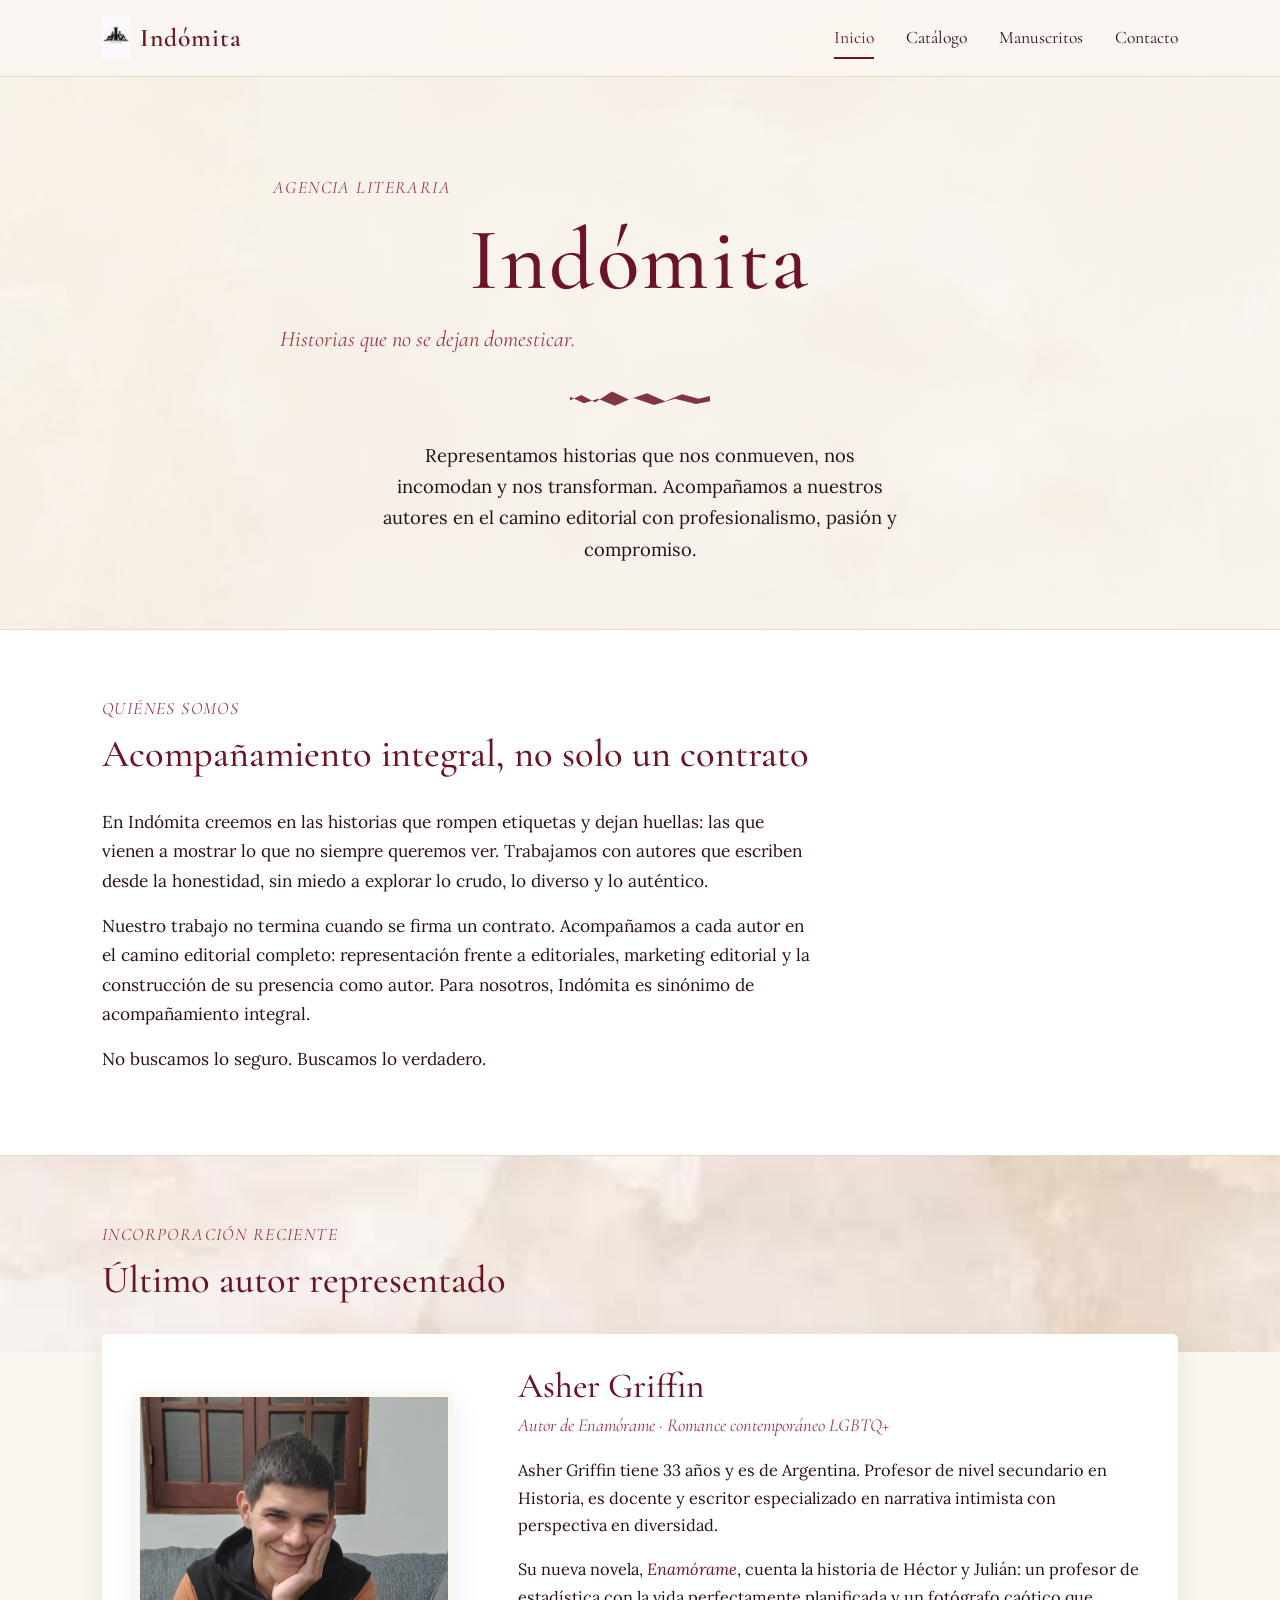
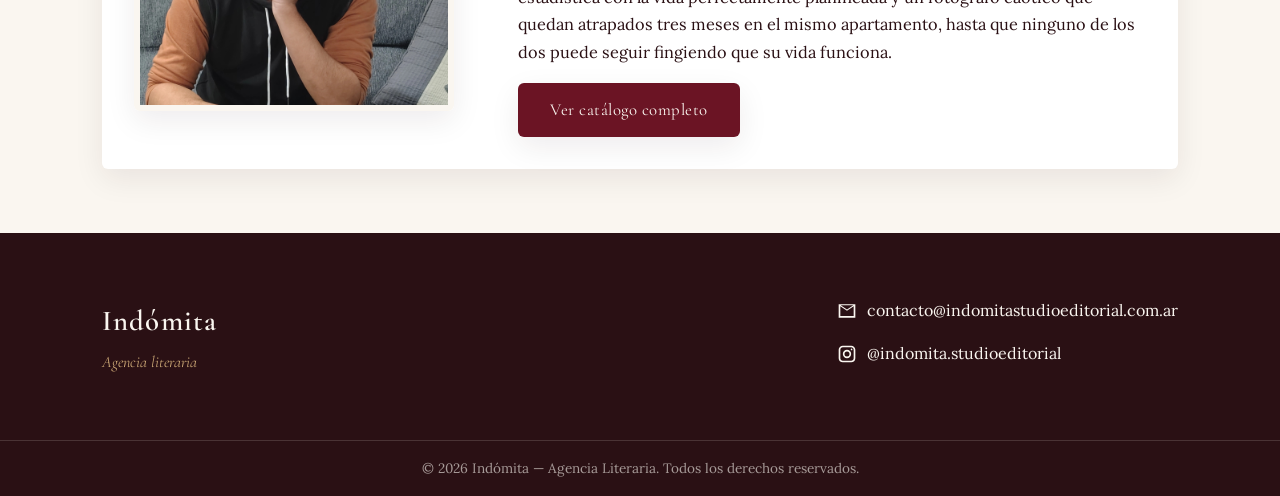
<file: index.html>
<!DOCTYPE html>
<html lang="es">
<head>
  <meta charset="UTF-8">
  <meta name="viewport" content="width=device-width, initial-scale=1.0">
  <title>Indómita — Agencia Literaria</title>
  <meta name="description" content="Indómita, agencia literaria. Representamos historias que nos conmueven, nos incomodan y nos transforman.">

  <link rel="preconnect" href="https://fonts.googleapis.com">
  <link rel="preconnect" href="https://fonts.gstatic.com" crossorigin>
  <link href="https://fonts.googleapis.com/css2?family=Cormorant+Garamond:ital,wght@0,400;0,500;0,600;1,400;1,500&family=Lora:ital,wght@0,400;0,500;1,400&display=swap" rel="stylesheet">

  <link rel="stylesheet" href="style.css">
</head>
<body>

  <!-- ===================== HEADER ===================== -->
  <header class="site-header">
    <div class="container site-header__inner">
      <a href="index.html" class="brand">
        <img src="logo.png" alt="Indómita" class="brand__logo">
        <span class="brand__name">Indómita</span>
      </a>

      <button class="nav-toggle" id="navToggle" aria-label="Abrir menú" aria-expanded="false">
        <span></span><span></span><span></span>
      </button>

      <nav class="nav" id="siteNav">
        <a href="index.html" class="nav__link is-active">Inicio</a>
        <a href="catalogo.html" class="nav__link">Catálogo</a>
        <a href="manuscritos.html" class="nav__link">Manuscritos</a>
        <a href="contacto.html" class="nav__link">Contacto</a>
      </nav>
    </div>
  </header>

  <main>

    <!-- ===================== HERO ===================== -->
    <section class="hero">
      <div class="container hero__inner">
        <p class="eyebrow">Agencia literaria</p>
        <h1 class="hero__title">Indómita</h1>
        <p class="hero__tagline">Historias que no se dejan domesticar.</p>
        <div class="ink-stroke" aria-hidden="true"></div>
        <p class="hero__lede">
          Representamos historias que nos conmueven, nos incomodan y nos
          transforman. Acompañamos a nuestros autores en el camino editorial
          con profesionalismo, pasión y compromiso.
        </p>
      </div>
    </section>

    <!-- ===================== QUIÉNES SOMOS ===================== -->
    <section class="section section--somos">
      <div class="container">
        <p class="eyebrow">Quiénes somos</p>
        <h2 class="section__title">Acompañamiento integral, no solo un contrato</h2>

        <div class="somos__grid">
          <div class="somos__text">
            <p>
              En Indómita creemos en las historias que rompen etiquetas y dejan
              huellas: las que vienen a mostrar lo que no siempre queremos ver.
              Trabajamos con autores que escriben desde la honestidad, sin miedo
              a explorar lo crudo, lo diverso y lo auténtico.
            </p>
            <p>
              Nuestro trabajo no termina cuando se firma un contrato. Acompañamos
              a cada autor en el camino editorial completo: representación frente
              a editoriales, marketing editorial y la construcción de su presencia
              como autor. Para nosotros, Indómita es sinónimo de acompañamiento
              integral.
            </p>
            <p>
              No buscamos lo seguro. Buscamos lo verdadero.
            </p>
          </div>
        </div>
      </div>
    </section>

    <!-- ===================== ÚLTIMO AUTOR REPRESENTADO ===================== -->
    <section class="section section--destacado">
      <div class="container">
        <p class="eyebrow">Incorporación reciente</p>
        <h2 class="section__title">Último autor representado</h2>

        <div class="autor-destacado">
          <div class="autor-destacado__foto">
            <img src="autor-destacado.jpg" alt="Asher Griffin, autor representado por Indómita">
          </div>
          <div class="autor-destacado__info">
            <h3 class="autor-destacado__nombre">Asher Griffin</h3>
            <p class="autor-destacado__libro">Autor de <em>Enamórame</em> · Romance contemporáneo LGBTQ+</p>
            <p class="autor-destacado__bio">
              Asher Griffin tiene 33 años y es de Argentina. Profesor de nivel
              secundario en Historia, es docente y escritor especializado en
              narrativa intimista con perspectiva en diversidad.
            </p>
            <p class="autor-destacado__bio">
              Su nueva novela, <em>Enamórame</em>, cuenta la historia de Héctor
              y Julián: un profesor de estadística con la vida perfectamente
              planificada y un fotógrafo caótico que quedan atrapados tres meses
              en el mismo apartamento, hasta que ninguno de los dos puede seguir
              fingiendo que su vida funciona.
            </p>
            <a href="catalogo.html" class="btn btn--primary">Ver catálogo completo</a>
          </div>
        </div>
      </div>
    </section>

  </main>

  <!-- ===================== FOOTER ===================== -->
  <footer class="site-footer">
    <div class="container site-footer__inner">
      <div class="site-footer__brand">
        <span class="brand__name brand__name--footer">Indómita</span>
        <p>Agencia literaria</p>
      </div>

      <div class="site-footer__links">
        <a href="mailto:contacto@indomitastudioeditorial.com.ar" class="footer-link">
          <svg viewBox="0 0 24 24" class="footer-icon" aria-hidden="true"><path d="M2 4h20v16H2V4zm2 2.2V18h16V6.2l-8 5.6-8-5.6zM4.4 5l7.6 5.3L19.6 5H4.4z"/></svg>
          contacto@indomitastudioeditorial.com.ar
        </a>
        <a href="https://www.instagram.com/indomita.studioeditorial/" target="_blank" rel="noopener" class="footer-link">
          <svg viewBox="0 0 24 24" class="footer-icon" aria-hidden="true"><path d="M7 2C4.2 2 2 4.2 2 7v10c0 2.8 2.2 5 5 5h10c2.8 0 5-2.2 5-5V7c0-2.8-2.2-5-5-5H7zm0 2h10c1.7 0 3 1.3 3 3v10c0 1.7-1.3 3-3 3H7c-1.7 0-3-1.3-3-3V7c0-1.7 1.3-3 3-3zm10.5 1.5a1 1 0 100 2 1 1 0 000-2zM12 7a5 5 0 100 10 5 5 0 000-10zm0 2a3 3 0 110 6 3 3 0 010-6z"/></svg>
          @indomita.studioeditorial
        </a>
      </div>
    </div>
    <div class="site-footer__bottom">
      <p>&copy; <span id="anioActual"></span> Indómita — Agencia Literaria. Todos los derechos reservados.</p>
    </div>
  </footer>

  <script src="main.js"></script>
</body>
</html>
</file>
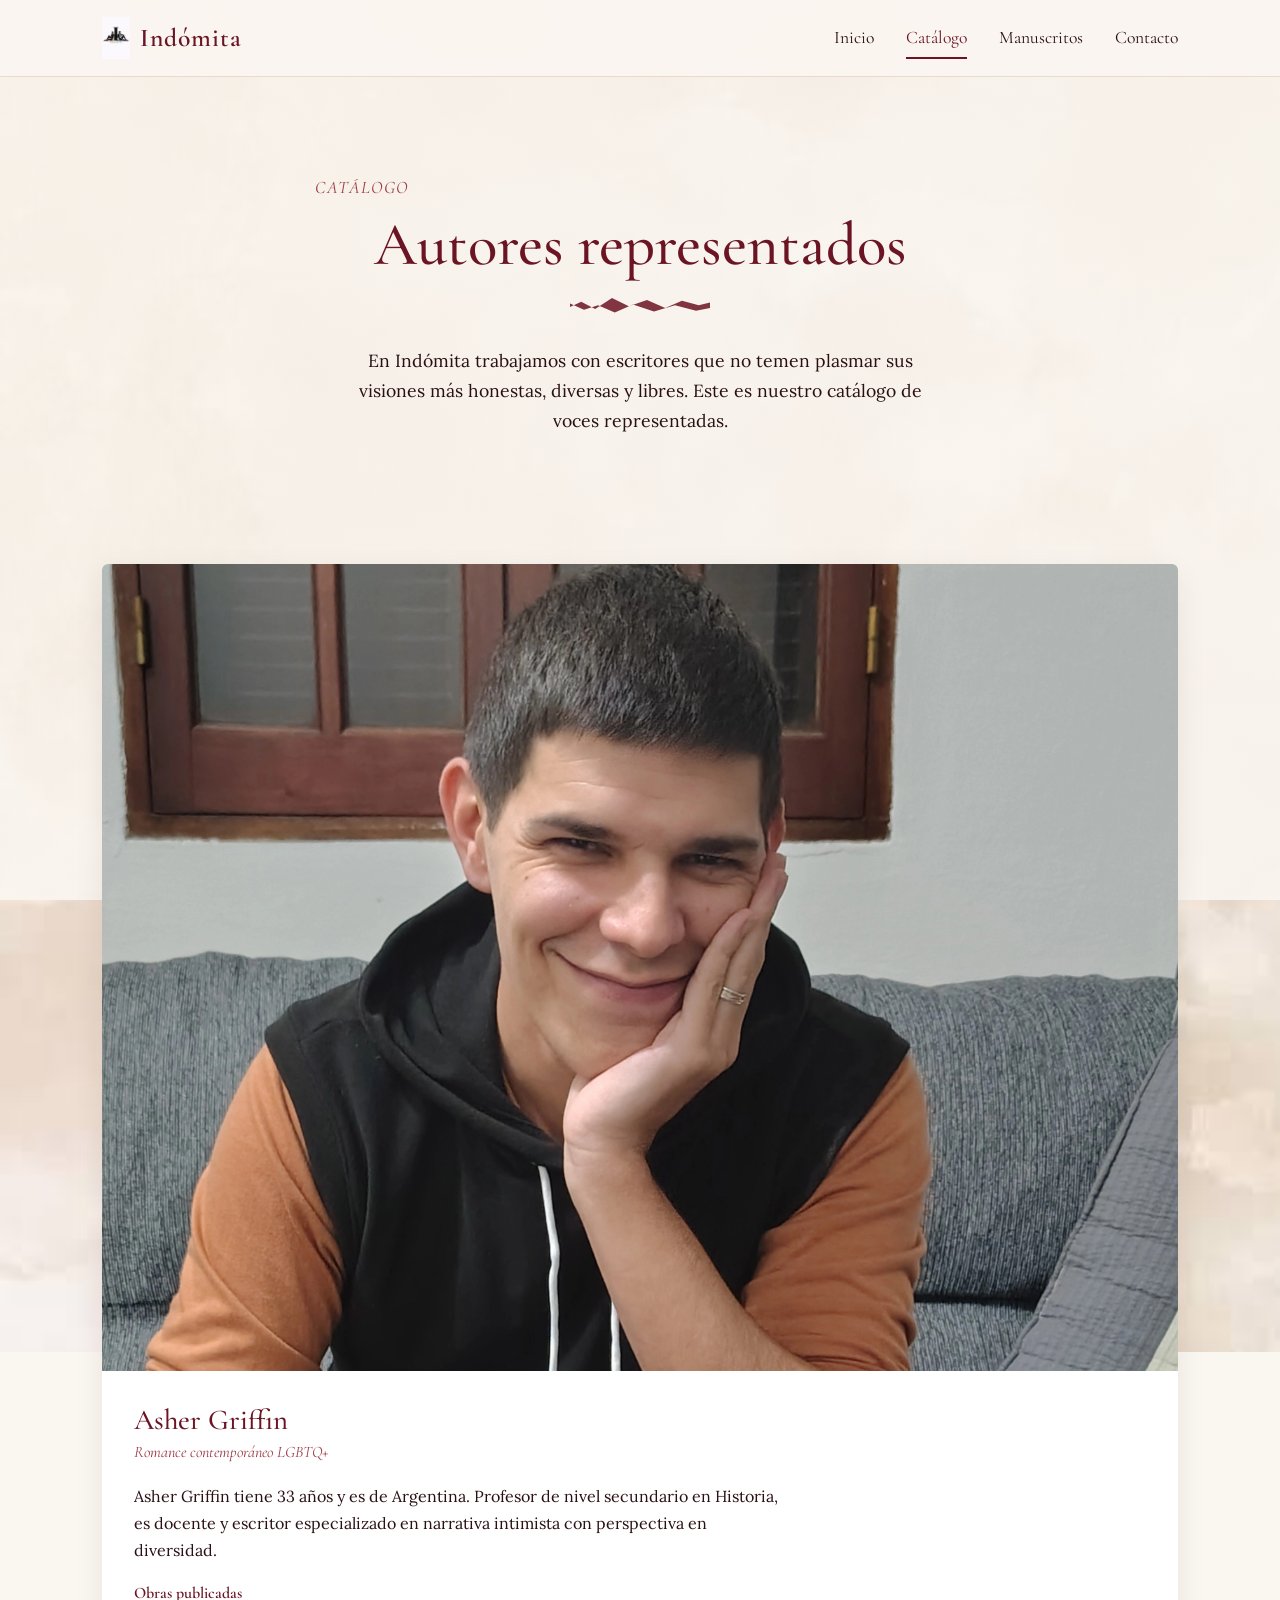
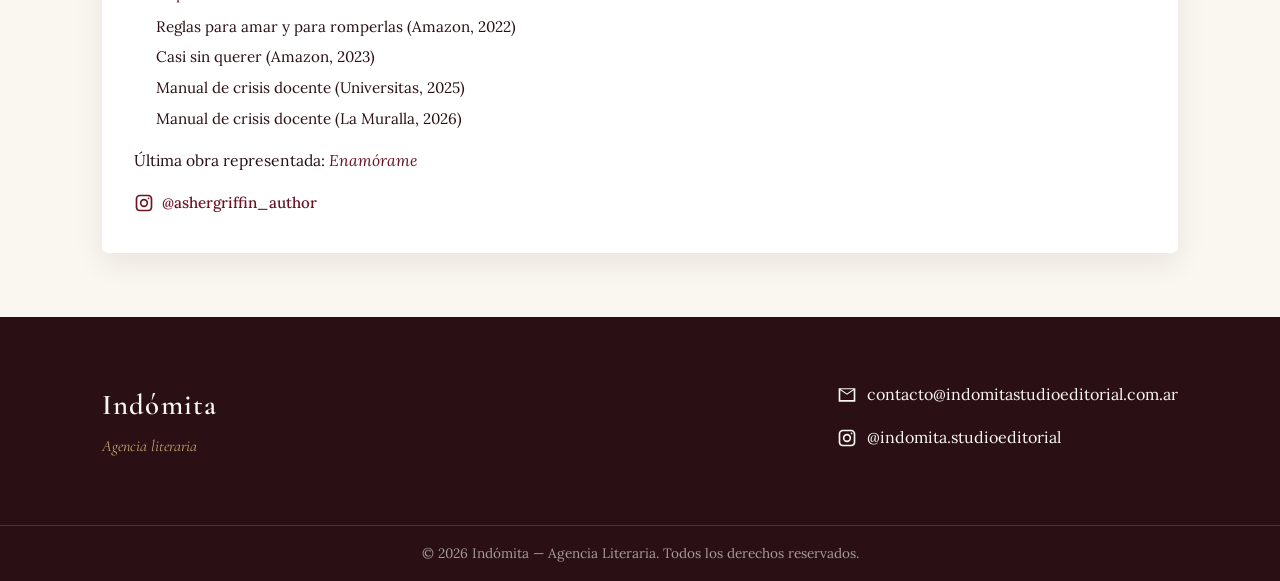
<file: catalogo.html>
<!DOCTYPE html>
<html lang="es">
<head>
  <meta charset="UTF-8">
  <meta name="viewport" content="width=device-width, initial-scale=1.0">
  <title>Catálogo de Autores — Indómita</title>
  <meta name="description" content="Conocé a los autores representados por Indómita, agencia literaria.">

  <link rel="preconnect" href="https://fonts.googleapis.com">
  <link rel="preconnect" href="https://fonts.gstatic.com" crossorigin>
  <link href="https://fonts.googleapis.com/css2?family=Cormorant+Garamond:ital,wght@0,400;0,500;0,600;1,400;1,500&family=Lora:ital,wght@0,400;0,500;1,400&display=swap" rel="stylesheet">

  <link rel="stylesheet" href="style.css">
</head>
<body>

  <!-- ===================== HEADER ===================== -->
  <header class="site-header">
    <div class="container site-header__inner">
      <a href="index.html" class="brand">
        <img src="logo.png" alt="Indómita" class="brand__logo">
        <span class="brand__name">Indómita</span>
      </a>

      <button class="nav-toggle" id="navToggle" aria-label="Abrir menú" aria-expanded="false">
        <span></span><span></span><span></span>
      </button>

      <nav class="nav" id="siteNav">
        <a href="index.html" class="nav__link">Inicio</a>
        <a href="catalogo.html" class="nav__link is-active">Catálogo</a>
        <a href="manuscritos.html" class="nav__link">Manuscritos</a>
        <a href="contacto.html" class="nav__link">Contacto</a>
      </nav>
    </div>
  </header>

  <main>

    <!-- ===================== ENCABEZADO DE PÁGINA ===================== -->
    <section class="page-header">
      <div class="container">
        <p class="eyebrow">Catálogo</p>
        <h1 class="page-header__title">Autores representados</h1>
        <div class="ink-stroke" aria-hidden="true"></div>
        <p class="page-header__lede">
          En Indómita trabajamos con escritores que no temen plasmar sus
          visiones más honestas, diversas y libres. Este es nuestro catálogo
          de voces representadas.
        </p>
      </div>
    </section>

    <!-- ===================== GRILLA DE AUTORES ===================== -->
    <section class="section section--catalogo">
      <div class="container">
        <div class="autores-grid">

          <!-- Autor 1: Asher Griffin -->
          <article class="autor-card">
            <div class="autor-card__foto">
              <img src="autor-destacado.jpg" alt="Asher Griffin">
            </div>
            <div class="autor-card__body">
              <h2 class="autor-card__nombre">Asher Griffin</h2>
              <p class="autor-card__genero">Romance contemporáneo LGBTQ+</p>
              <p class="autor-card__bio">
                Asher Griffin tiene 33 años y es de Argentina. Profesor de
                nivel secundario en Historia, es docente y escritor
                especializado en narrativa intimista con perspectiva en
                diversidad.
              </p>

              <div class="autor-card__obras">
                <p class="autor-card__obras-titulo">Obras publicadas</p>
                <ul>
                  <li>Reglas para amar y para romperlas (Amazon, 2022)</li>
                  <li>Casi sin querer (Amazon, 2023)</li>
                  <li>Manual de crisis docente (Universitas, 2025)</li>
                  <li>Manual de crisis docente (La Muralla, 2026)</li>
                </ul>
              </div>

              <p class="autor-card__obra-actual">
                Última obra representada: <em>Enamórame</em>
              </p>

              <a href="https://www.instagram.com/ashergriffin_author" target="_blank" rel="noopener" class="autor-card__social">
                <svg viewBox="0 0 24 24" class="footer-icon" aria-hidden="true"><path d="M7 2C4.2 2 2 4.2 2 7v10c0 2.8 2.2 5 5 5h10c2.8 0 5-2.2 5-5V7c0-2.8-2.2-5-5-5H7zm0 2h10c1.7 0 3 1.3 3 3v10c0 1.7-1.3 3-3 3H7c-1.7 0-3-1.3-3-3V7c0-1.7 1.3-3 3-3zm10.5 1.5a1 1 0 100 2 1 1 0 000-2zM12 7a5 5 0 100 10 5 5 0 000-10zm0 2a3 3 0 110 6 3 3 0 010-6z"/></svg>
                @ashergriffin_author
              </a>
            </div>
          </article>

          <!-- Próximos autores se agregan acá como nuevos <article class="autor-card"> -->

        </div>
      </div>
    </section>

  </main>

  <!-- ===================== FOOTER ===================== -->
  <footer class="site-footer">
    <div class="container site-footer__inner">
      <div class="site-footer__brand">
        <span class="brand__name brand__name--footer">Indómita</span>
        <p>Agencia literaria</p>
      </div>

      <div class="site-footer__links">
        <a href="mailto:contacto@indomitastudioeditorial.com.ar" class="footer-link">
          <svg viewBox="0 0 24 24" class="footer-icon" aria-hidden="true"><path d="M2 4h20v16H2V4zm2 2.2V18h16V6.2l-8 5.6-8-5.6zM4.4 5l7.6 5.3L19.6 5H4.4z"/></svg>
          contacto@indomitastudioeditorial.com.ar
        </a>
        <a href="https://www.instagram.com/indomita.studioeditorial/" target="_blank" rel="noopener" class="footer-link">
          <svg viewBox="0 0 24 24" class="footer-icon" aria-hidden="true"><path d="M7 2C4.2 2 2 4.2 2 7v10c0 2.8 2.2 5 5 5h10c2.8 0 5-2.2 5-5V7c0-2.8-2.2-5-5-5H7zm0 2h10c1.7 0 3 1.3 3 3v10c0 1.7-1.3 3-3 3H7c-1.7 0-3-1.3-3-3V7c0-1.7 1.3-3 3-3zm10.5 1.5a1 1 0 100 2 1 1 0 000-2zM12 7a5 5 0 100 10 5 5 0 000-10zm0 2a3 3 0 110 6 3 3 0 010-6z"/></svg>
          @indomita.studioeditorial
        </a>
      </div>
    </div>
    <div class="site-footer__bottom">
      <p>&copy; <span id="anioActual"></span> Indómita — Agencia Literaria. Todos los derechos reservados.</p>
    </div>
  </footer>

  <script src="main.js"></script>
</body>
</html>
</file>
<file: style.css>
/* =========================================================
   INDÓMITA — ESTILOS GLOBALES
   Paleta: burdeos / crema / blanco
   Tipografía display: Cormorant Garamond
   Tipografía cuerpo: Lora
   ========================================================= */

:root {
  /* Colores */
  --color-crema: #FAF6F0;
  --color-blanco: #FFFFFF;
  --color-burdeos: #6B1424;
  --color-burdeos-medio: #9C3A45;
  --color-tinta: #2A1014;
  --color-dorado: #C9A574;
  --color-borde: #E7DCCB;

  /* Tipografía */
  --font-display: 'Cormorant Garamond', serif;
  --font-body: 'Lora', serif;

  /* Layout */
  --max-width: 1140px;
  --space-xs: 0.5rem;
  --space-sm: 1rem;
  --space-md: 2rem;
  --space-lg: 4rem;
  --space-xl: 6rem;

  --radius: 6px;
  --shadow-soft: 0 10px 30px rgba(42, 16, 20, 0.08);
}

/* ---------- Reset básico ---------- */
* {
  margin: 0;
  padding: 0;
  box-sizing: border-box;
}

html {
  scroll-behavior: smooth;
}

body {
  font-family: var(--font-body);
  color: var(--color-tinta);
  background-color: var(--color-crema);
  line-height: 1.7;
  -webkit-font-smoothing: antialiased;
}

img {
  max-width: 100%;
  display: block;
}

a {
  color: inherit;
  text-decoration: none;
}

ul {
  list-style: none;
}

.container {
  max-width: var(--max-width);
  margin: 0 auto;
  padding: 0 var(--space-md);
}

/* ---------- Textura de fondo: papel/acuarela ---------- */
body {
  background-color: var(--color-crema);
  background-image:
    linear-gradient(rgba(250, 246, 240, 0.88), rgba(250, 246, 240, 0.88)),
    url('textura-fondo.jpg');
  background-size: cover;
  background-position: center;
  background-repeat: no-repeat;
  background-attachment: fixed;
}

/* ---------- Tipografía general ---------- */
.eyebrow {
  font-family: var(--font-display);
  font-style: italic;
  font-size: 1.1rem;
  letter-spacing: 0.08em;
  text-transform: uppercase;
  color: var(--color-burdeos-medio);
  margin-bottom: var(--space-xs);
}

h1, h2, h3, h4 {
  font-family: var(--font-display);
  color: var(--color-burdeos);
  font-weight: 500;
  line-height: 1.15;
}

.section__title {
  font-size: clamp(1.8rem, 3vw, 2.6rem);
  margin-bottom: var(--space-md);
  max-width: 40ch;
}

p {
  max-width: 65ch;
}

/* ---------- Elemento de firma: trazo de tinta ---------- */
.ink-stroke {
  width: 140px;
  height: 18px;
  margin: var(--space-sm) auto var(--space-md);
  background: var(--color-burdeos);
  clip-path: polygon(
    0% 60%, 8% 30%, 18% 70%, 30% 10%, 42% 55%,
    55% 20%, 68% 65%, 80% 25%, 92% 50%, 100% 35%,
    100% 65%, 90% 80%, 75% 50%, 60% 85%, 45% 45%,
    32% 90%, 20% 50%, 10% 75%, 0% 40%
  );
  opacity: 0.85;
}

.section--somos .ink-stroke,
.section--destacado .ink-stroke {
  margin: var(--space-sm) 0 var(--space-md);
}

/* ---------- Botones ---------- */
.btn {
  display: inline-block;
  font-family: var(--font-display);
  font-size: 1.05rem;
  letter-spacing: 0.03em;
  padding: 0.8rem 2rem;
  border-radius: var(--radius);
  transition: transform 0.2s ease, box-shadow 0.2s ease, background-color 0.2s ease;
}

.btn--primary {
  background-color: var(--color-burdeos);
  color: var(--color-crema);
  box-shadow: var(--shadow-soft);
}

.btn--primary:hover {
  background-color: var(--color-burdeos-medio);
  transform: translateY(-2px);
}

.btn--outline {
  background-color: transparent;
  color: var(--color-burdeos);
  border: 1.5px solid var(--color-burdeos);
}

.btn--outline:hover {
  background-color: var(--color-burdeos);
  color: var(--color-crema);
}

/* =========================================================
   HEADER
   ========================================================= */
.site-header {
  position: sticky;
  top: 0;
  z-index: 100;
  background-color: rgba(250, 246, 240, 0.92);
  backdrop-filter: blur(8px);
  border-bottom: 1px solid var(--color-borde);
}

.site-header__inner {
  display: flex;
  align-items: center;
  justify-content: space-between;
  padding-top: var(--space-sm);
  padding-bottom: var(--space-sm);
}

.brand {
  display: flex;
  align-items: center;
  gap: 0.6rem;
}

.brand__logo {
  height: 42px;
  width: auto;
}

.brand__name {
  font-family: var(--font-display);
  font-size: 1.6rem;
  font-weight: 600;
  color: var(--color-burdeos);
  letter-spacing: 0.04em;
}

.nav {
  display: flex;
  gap: var(--space-md);
}

.nav__link {
  font-family: var(--font-display);
  font-size: 1.1rem;
  color: var(--color-tinta);
  position: relative;
  padding: 0.25rem 0;
}

.nav__link::after {
  content: '';
  position: absolute;
  left: 0;
  bottom: -2px;
  width: 0;
  height: 2px;
  background-color: var(--color-burdeos);
  transition: width 0.25s ease;
}

.nav__link:hover::after,
.nav__link.is-active::after {
  width: 100%;
}

.nav__link.is-active {
  color: var(--color-burdeos);
}

.nav-toggle {
  display: none;
  flex-direction: column;
  justify-content: center;
  gap: 5px;
  width: 32px;
  height: 32px;
  background: none;
  border: none;
  cursor: pointer;
}

.nav-toggle span {
  display: block;
  height: 2px;
  background-color: var(--color-burdeos);
  border-radius: 2px;
}

/* =========================================================
   HERO
   ========================================================= */
.hero {
  padding: var(--space-xl) 0 var(--space-lg);
  text-align: center;
}

.hero__title {
  font-size: clamp(3rem, 8vw, 5.5rem);
  letter-spacing: 0.03em;
}

.hero__tagline {
  font-family: var(--font-display);
  font-style: italic;
  font-size: 1.4rem;
  color: var(--color-burdeos-medio);
  margin-top: var(--space-xs);
}

.hero__lede {
  font-size: 1.15rem;
  max-width: 48ch;
  margin: 0 auto;
  color: var(--color-tinta);
}

.hero__inner .ink-stroke {
  margin: var(--space-md) auto;
}

/* =========================================================
   SECCIONES GENERALES
   ========================================================= */
.section {
  padding: var(--space-lg) 0;
}

.section--somos {
  background-color: var(--color-blanco);
  border-top: 1px solid var(--color-borde);
  border-bottom: 1px solid var(--color-borde);
}

.somos__grid {
  display: grid;
  grid-template-columns: 1fr;
  gap: var(--space-md);
}

.somos__text p {
  margin-bottom: var(--space-sm);
  font-size: 1.08rem;
}

/* ---------- Autor destacado ---------- */
.autor-destacado {
  display: grid;
  grid-template-columns: 320px 1fr;
  gap: var(--space-lg);
  align-items: center;
  background-color: var(--color-blanco);
  border-radius: var(--radius);
  box-shadow: var(--shadow-soft);
  padding: var(--space-md);
}

.autor-destacado__foto img {
  border-radius: var(--radius);
  aspect-ratio: 1 / 1;
  object-fit: cover;
  border: 6px solid var(--color-crema);
  box-shadow: var(--shadow-soft);
}

.autor-destacado__nombre {
  font-size: 2.2rem;
  margin-bottom: 0.2rem;
}

.autor-destacado__libro {
  font-family: var(--font-display);
  font-style: italic;
  color: var(--color-burdeos-medio);
  font-size: 1.15rem;
  margin-bottom: var(--space-sm);
}

.autor-destacado__bio {
  font-size: 1.02rem;
  margin-bottom: var(--space-sm);
}

.autor-destacado__bio em {
  font-style: italic;
  color: var(--color-burdeos);
}

/* =========================================================
   FOOTER
   ========================================================= */
.site-footer {
  background-color: var(--color-tinta);
  color: var(--color-crema);
  padding-top: var(--space-lg);
}

.site-footer__inner {
  display: flex;
  flex-wrap: wrap;
  justify-content: space-between;
  align-items: flex-start;
  gap: var(--space-md);
  padding-bottom: var(--space-lg);
}

.site-footer__brand .brand__name--footer {
  font-size: 1.8rem;
  color: var(--color-crema);
}

.site-footer__brand p {
  font-family: var(--font-display);
  font-style: italic;
  color: var(--color-dorado);
  margin-top: 0.2rem;
}

.site-footer__links {
  display: flex;
  flex-direction: column;
  gap: var(--space-sm);
}

.footer-link {
  display: flex;
  align-items: center;
  gap: 0.6rem;
  font-size: 1rem;
  transition: color 0.2s ease;
}

.footer-link:hover {
  color: var(--color-dorado);
}

.footer-icon {
  width: 20px;
  height: 20px;
  fill: currentColor;
  flex-shrink: 0;
}

.site-footer__bottom {
  border-top: 1px solid rgba(250, 246, 240, 0.15);
  padding: var(--space-sm) 0;
  text-align: center;
}

.site-footer__bottom p {
  font-size: 0.85rem;
  color: rgba(250, 246, 240, 0.6);
  max-width: none;
}

/* =========================================================
   PÁGINA: ENCABEZADO GENÉRICO (Catálogo, Manuscritos, Contacto)
   ========================================================= */
.page-header {
  padding: var(--space-xl) 0 var(--space-lg);
  text-align: center;
}

.page-header__title {
  font-size: clamp(2.4rem, 6vw, 3.8rem);
}

.page-header .ink-stroke {
  margin: var(--space-sm) auto var(--space-md);
}

.page-header__lede {
  font-size: 1.1rem;
  max-width: 55ch;
  margin: 0 auto;
}

/* =========================================================
   CATÁLOGO DE AUTORES
   ========================================================= */
.autores-grid {
  display: grid;
  grid-template-columns: repeat(auto-fit, minmax(320px, 1fr));
  gap: var(--space-lg);
}

.autor-card {
  background-color: var(--color-blanco);
  border-radius: var(--radius);
  box-shadow: var(--shadow-soft);
  overflow: hidden;
}

.autor-card__foto img {
  width: 100%;
  aspect-ratio: 4 / 3;
  object-fit: cover;
}

.autor-card__body {
  padding: var(--space-md);
}

.autor-card__nombre {
  font-size: 1.8rem;
  margin-bottom: 0.2rem;
}

.autor-card__genero {
  font-family: var(--font-display);
  font-style: italic;
  color: var(--color-burdeos-medio);
  margin-bottom: var(--space-sm);
}

.autor-card__bio {
  font-size: 1rem;
  margin-bottom: var(--space-sm);
}

.autor-card__obras-titulo {
  font-family: var(--font-display);
  font-weight: 600;
  color: var(--color-burdeos);
  margin-bottom: 0.4rem;
}

.autor-card__obras ul {
  margin-bottom: var(--space-sm);
  padding-left: 1.1rem;
}

.autor-card__obras li {
  font-size: 0.95rem;
  margin-bottom: 0.3rem;
  position: relative;
  padding-left: 0.3rem;
}

.autor-card__obras li::marker {
  color: var(--color-dorado);
}

.autor-card__obra-actual {
  font-size: 0.98rem;
  margin-bottom: var(--space-sm);
}

.autor-card__obra-actual em {
  color: var(--color-burdeos);
  font-style: italic;
}

.autor-card__social {
  display: inline-flex;
  align-items: center;
  gap: 0.5rem;
  font-size: 0.95rem;
  color: var(--color-burdeos);
  font-weight: 500;
}

.autor-card__social .footer-icon {
  fill: var(--color-burdeos);
}

.autor-card__social:hover {
  color: var(--color-burdeos-medio);
}

/* =========================================================
   FORMULARIOS (Manuscritos, Contacto)
   ========================================================= */
.container--form {
  max-width: 720px;
}

.form-card {
  background-color: var(--color-blanco);
  border-radius: var(--radius);
  box-shadow: var(--shadow-soft);
  padding: var(--space-lg);
  display: flex;
  flex-direction: column;
  gap: var(--space-md);
}

.form-group {
  display: flex;
  flex-direction: column;
  gap: 0.4rem;
}

.form-row {
  display: grid;
  grid-template-columns: 1fr 1fr;
  gap: var(--space-md);
}

label {
  font-family: var(--font-display);
  font-weight: 600;
  color: var(--color-burdeos);
  font-size: 1.02rem;
}

input[type="text"],
input[type="email"],
input[type="number"],
textarea {
  font-family: var(--font-body);
  font-size: 1rem;
  padding: 0.7rem 0.9rem;
  border: 1.5px solid var(--color-borde);
  border-radius: var(--radius);
  background-color: var(--color-crema);
  color: var(--color-tinta);
  transition: border-color 0.2s ease;
}

input:focus,
textarea:focus {
  outline: none;
  border-color: var(--color-burdeos-medio);
}

textarea {
  resize: vertical;
}

.form-fieldset {
  border: none;
  padding: 0;
}

.form-fieldset legend {
  font-family: var(--font-display);
  font-weight: 600;
  color: var(--color-burdeos);
  font-size: 1.02rem;
  margin-bottom: 0.5rem;
  padding: 0;
}

.radio-group {
  display: flex;
  gap: var(--space-md);
}

.radio-label {
  display: flex;
  align-items: center;
  gap: 0.4rem;
  font-family: var(--font-body);
  font-weight: 400;
  color: var(--color-tinta);
  cursor: pointer;
}

.radio-label input {
  accent-color: var(--color-burdeos);
  width: 16px;
  height: 16px;
}

.file-upload {
  border: 1.5px dashed var(--color-borde);
  border-radius: var(--radius);
  padding: var(--space-sm);
  background-color: var(--color-crema);
}

.file-upload input[type="file"] {
  font-family: var(--font-body);
  font-size: 0.95rem;
  width: 100%;
}

.file-upload__hint {
  font-size: 0.85rem;
  color: var(--color-burdeos-medio);
  margin-top: 0.4rem;
}

.file-upload__filename {
  font-size: 0.9rem;
  color: var(--color-tinta);
  margin-top: 0.3rem;
  font-weight: 500;
}

.btn--full {
  width: 100%;
  border: none;
  cursor: pointer;
  font-size: 1.1rem;
}

.btn--full:disabled {
  opacity: 0.6;
  cursor: not-allowed;
}

.form-mensaje {
  text-align: center;
  font-size: 0.95rem;
  min-height: 1.2em;
}

.form-mensaje--exito {
  color: #2E6B3E;
  font-weight: 600;
}

.form-mensaje--error {
  color: var(--color-burdeos);
  font-weight: 600;
}

.form-mensaje--info {
  color: var(--color-burdeos-medio);
  font-style: italic;
}

/* =========================================================
   RESPONSIVE
   ========================================================= */
@media (max-width: 768px) {
  .nav {
    display: none;
    position: absolute;
    top: 100%;
    left: 0;
    right: 0;
    background-color: var(--color-crema);
    flex-direction: column;
    align-items: center;
    gap: var(--space-sm);
    padding: var(--space-md) 0;
    border-bottom: 1px solid var(--color-borde);
    box-shadow: var(--shadow-soft);
  }

  .nav.is-open {
    display: flex;
  }

  .nav-toggle {
    display: flex;
  }

  .autor-destacado {
    grid-template-columns: 1fr;
    text-align: center;
  }

  .autor-destacado__foto img {
    max-width: 240px;
    margin: 0 auto;
  }

  .site-footer__inner {
    flex-direction: column;
    text-align: center;
  }

   .site-footer__links {
    align-items: center;
  }

  .form-row {
    grid-template-columns: 1fr;
  }

  .form-card {
    padding: var(--space-md);
  }
}
</file>
